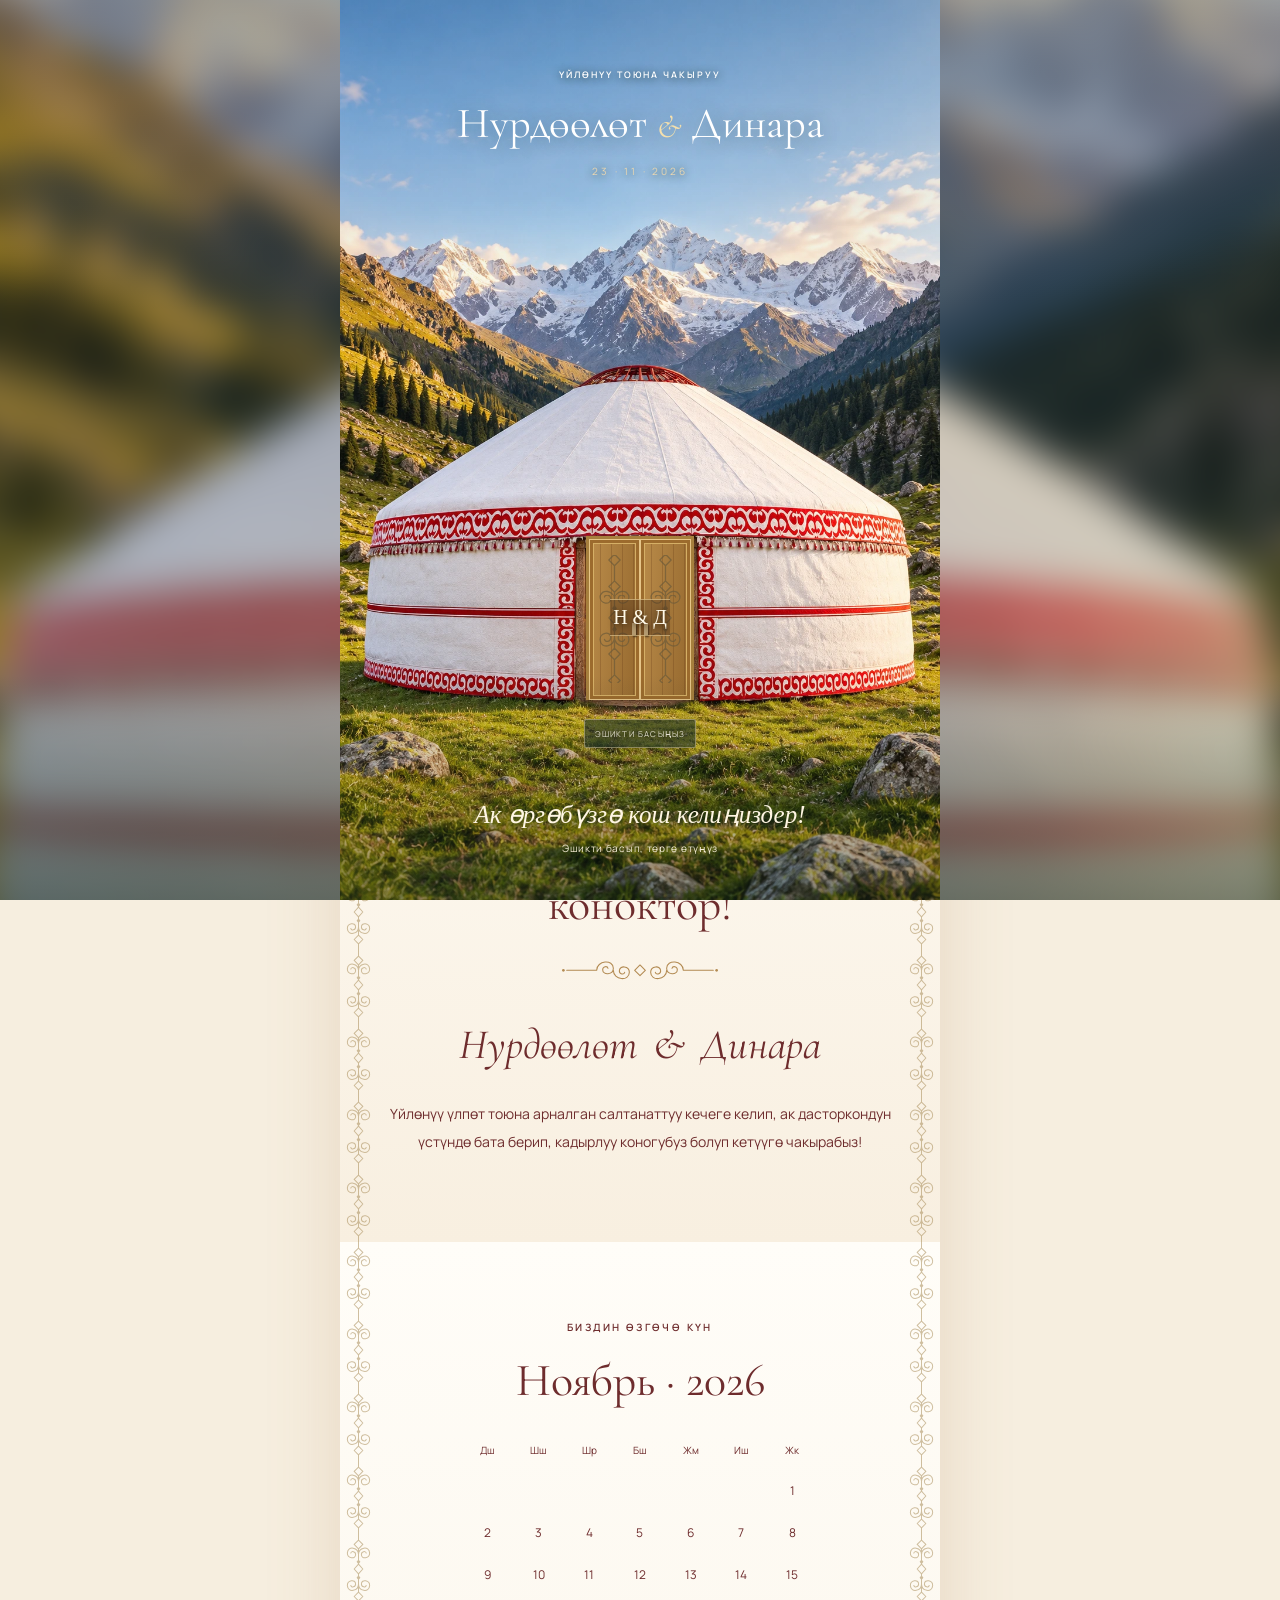
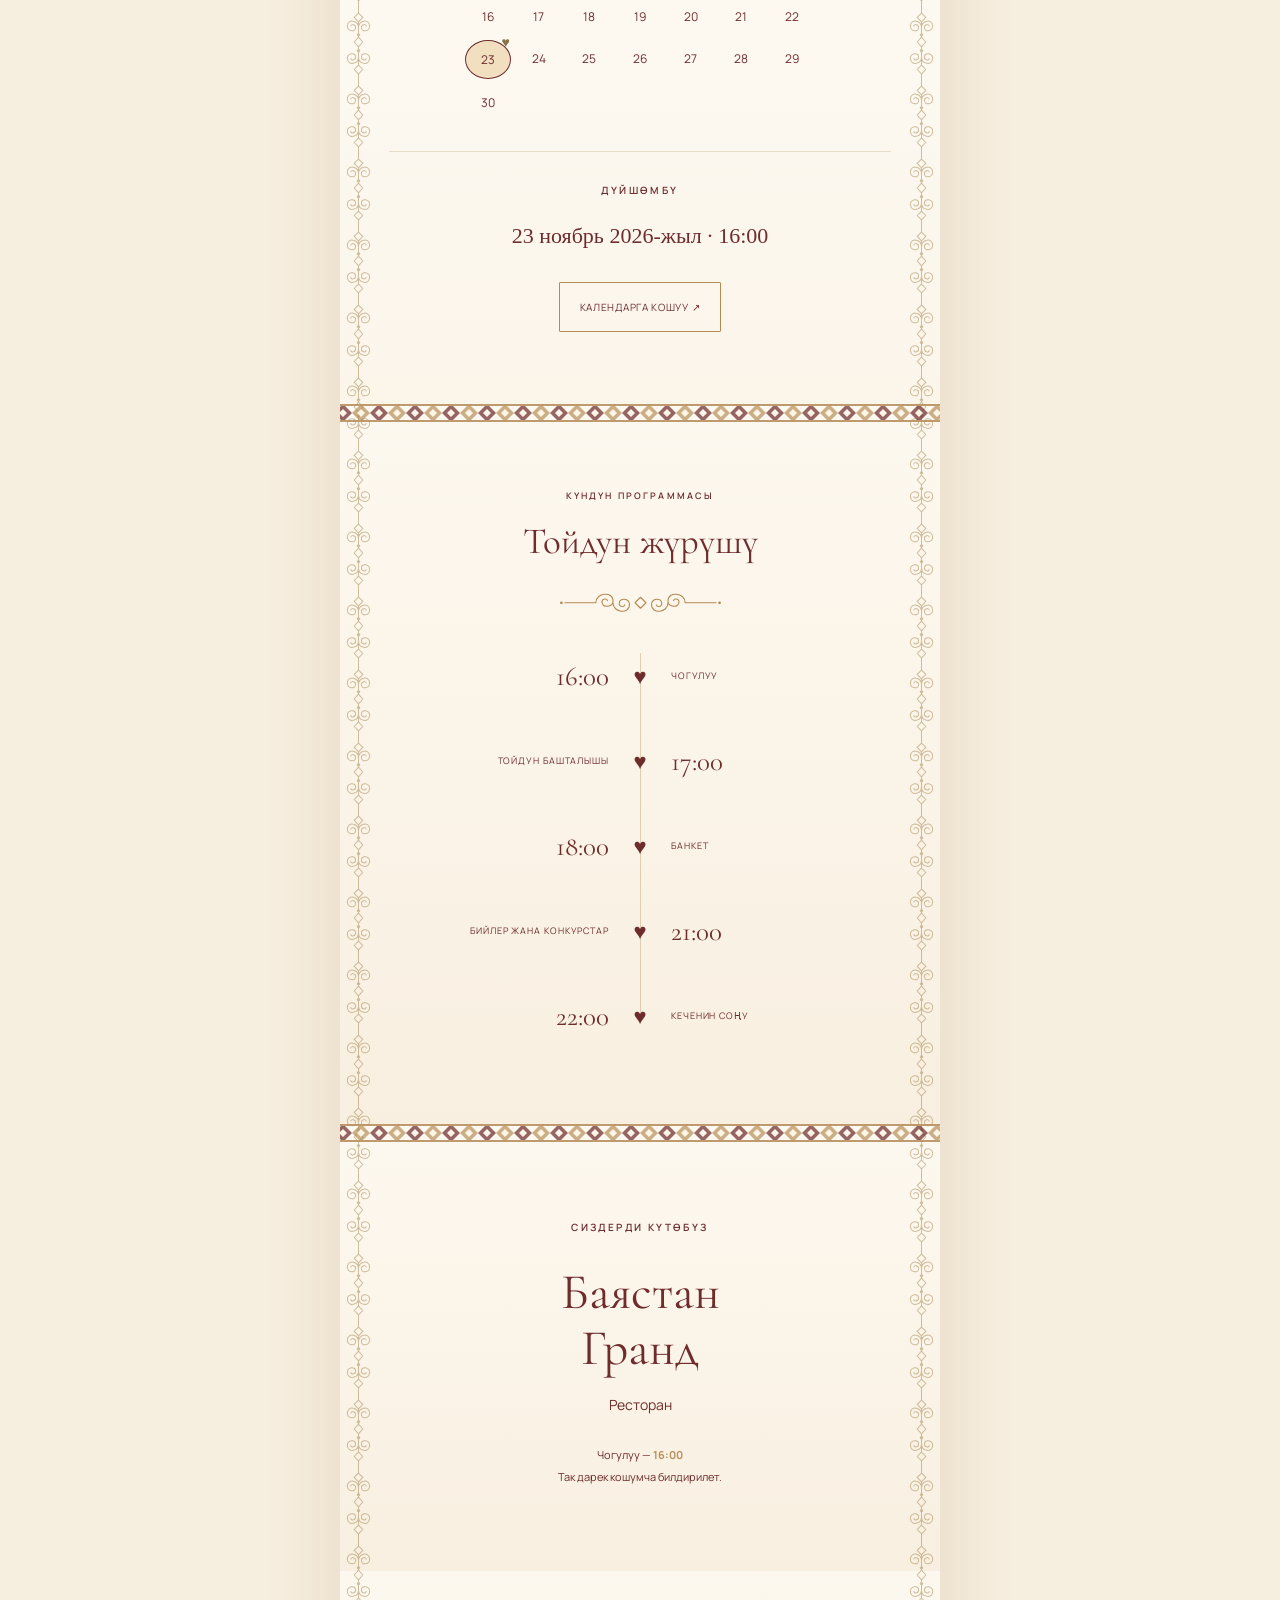
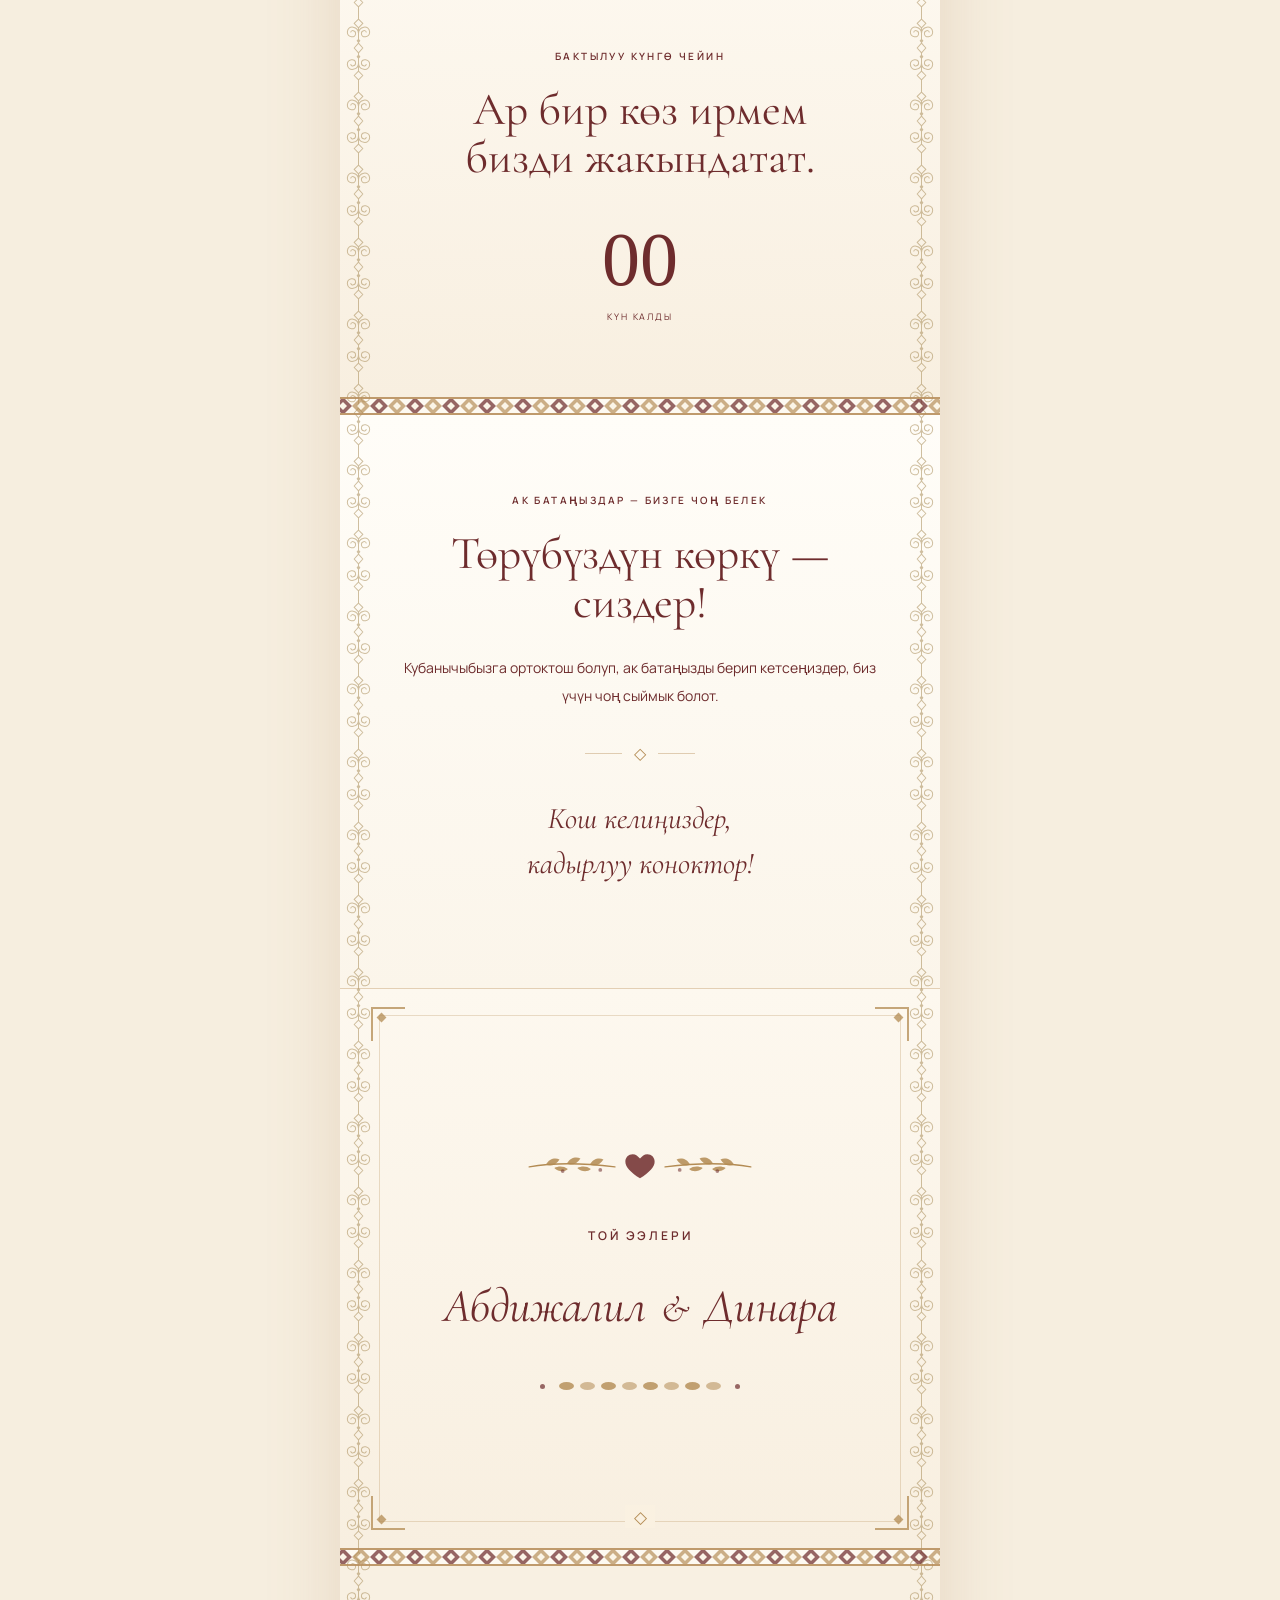
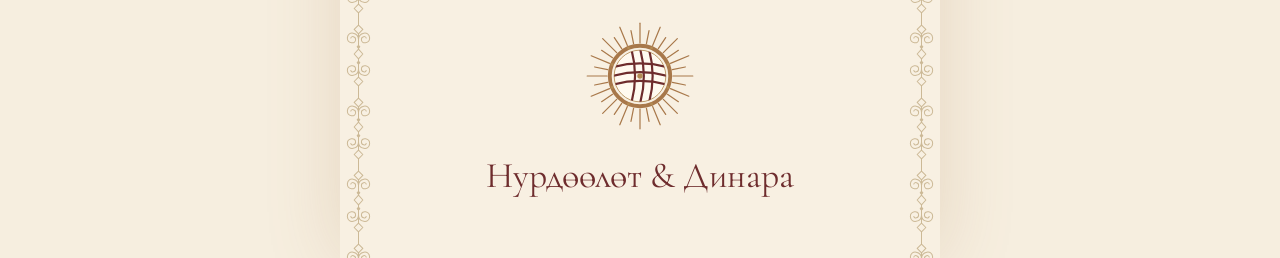
<file: index.html>
<!DOCTYPE html>

<html lang="ky"><head><meta charset="utf-8"/><meta name="color-scheme" content="only light"/><meta name="darkreader-lock"/><meta name="theme-color" content="#fbf5ea"/><meta content="width=device-width,initial-scale=1" name="viewport"/><meta content="Нурдөөлөт &amp; Динара — үйлөнүү тоюна чакыруу. 23 ноябрь 2026. Баястан Гранд." name="description"/><title>Нурдөөлөт &amp; Динара · 23.11.2026</title><link href="design.css?v=2" rel="stylesheet"/><link href="yurt.css?v=2" rel="stylesheet"/><link as="image" href="assets/yurt-interior.webp" rel="preload"/><style id="program-style">
.yurt-theme .greeting .invite-couple{font-size:clamp(28px,7vw,42px);line-height:1.5;color:#8a5b38;margin:30px 0 24px;font-style:italic}.invite-couple em{color:#b48d56;margin:0 6px}.yurt-theme .wedding-program{background:#f5f0e4;padding-top:60px;padding-bottom:65px}.yurt-theme .wedding-program h2{font-size:37px;color:#5e6555;margin-top:19px}.wedding-program .eyebrow{font-size:9px;color:#959985!important;letter-spacing:.24em}.program-timeline{list-style:none;padding:25px 0 0;margin:0 auto;max-width:400px;position:relative}.program-timeline:before{content:'';position:absolute;top:43px;bottom:39px;left:50%;width:1px;background:#d6d6c6}.program-row{display:grid;grid-template-columns:1fr 36px 1fr;align-items:center;min-height:85px;position:relative;column-gap:13px}.program-row time{grid-column:1;grid-row:1;text-align:right;font:27px 'Cormorant Garamond',Georgia,serif;color:#778067;white-space:nowrap}.program-heart{grid-column:2;grid-row:1;color:#66745b;font-size:22px;line-height:1;filter:drop-shadow(0 2px 3px #78845b2b);z-index:1}.program-label{grid-column:3;grid-row:1;font-size:9px;line-height:1.65;letter-spacing:.1em;text-align:left;text-transform:uppercase;color:#626951}.program-row:nth-child(even) time{grid-column:3;text-align:left}.program-row:nth-child(even) .program-label{grid-column:1;text-align:right}.program-row:nth-child(even) .program-heart{color:#dfbdb9}.yurt-theme .inv-footer{padding:55px 32px}.yurt-theme .inv-footer .serif{font-size:clamp(28px,7vw,36px);line-height:1.5}@media(max-width:400px){.program-row{grid-template-columns:1fr 28px 1fr;column-gap:9px}.program-label{font-size:8px;letter-spacing:.07em}.program-row time{font-size:25px}.yurt-theme .wedding-program{padding-left:30px;padding-right:30px}}
</style><style id="unified-style">
.yurt-theme{--invite-ink:#6e2c2d;--invite-gold:#b38b53;--invite-paper:#faf1e1}
.yurt-theme .section:not(.venue) h2,.yurt-theme .section:not(.venue) p,.yurt-theme .section:not(.venue) .eyebrow,.yurt-theme .section:not(.venue) .serif,.yurt-theme .greeting .invite-couple,.yurt-theme .invite-couple em,.yurt-theme .calendar span,.yurt-theme .day-note .btn,.yurt-theme .countdown b,.yurt-theme .countdown small,.yurt-theme .inv-footer .serif{color:var(--invite-ink)}
.yurt-theme .wedding-program .eyebrow{color:var(--invite-ink)!important}
.yurt-theme .wedding-program h2,.yurt-theme .program-row time,.yurt-theme .program-label,.yurt-theme .program-heart,.yurt-theme .program-row:nth-child(even) .program-heart{color:var(--invite-ink);filter:none}
.yurt-theme .program-timeline:before{background:#b38b535c}
.yurt-theme .wedding-program{background:var(--invite-paper)}
.kyrgyz-divider{width:min(210px,70%);margin:27px auto;color:var(--invite-gold);line-height:0}
.kyrgyz-divider svg{display:block;width:100%;height:auto}
.yurt-theme .greeting .kyrgyz-divider{width:160px;margin:22px auto}
.yurt-theme .wedding-program .kyrgyz-divider{width:165px;margin:15px auto 5px}
.yurt-theme .program-timeline{padding-top:12px}
.yurt-theme .program-timeline:before{top:31px}
.yurt-theme .hosts-dedication{position:relative;min-height:560px;display:grid;align-content:center;padding:75px 48px;background:linear-gradient(180deg,#fffdf8,#fbf5ea);border-top:1px solid #b38b5350;border-bottom:1px solid #b38b5350}
.hosts-dedication:before{content:'';position:absolute;inset:26px 39px;border:1px solid #b38b5347;pointer-events:none}
.hosts-dedication:after{content:'◇';position:absolute;left:calc(50% - 15px);bottom:20px;width:30px;text-align:center;color:var(--invite-gold);background:var(--invite-paper);font-size:17px}
.yurt-theme .hosts-dedication .hosts-title{font-size:12px;letter-spacing:.25em;margin:47px 0 25px;text-transform:uppercase}
.yurt-theme .hosts-dedication .dedicated-host-names{font-size:clamp(31px,7.5vw,47px);line-height:1.4;font-style:italic;font-weight:400;margin:0 0 42px;color:var(--invite-ink)}
.dedicated-host-names span{font-size:.8em;margin:0 4px}
.hosts-mobile-break{display:none}
.yurt-theme .blessing-rule{color:var(--invite-gold)}
.yurt-theme .blessing-rule:before,.yurt-theme .blessing-rule:after{background:#b38b5366}
@media(max-width:420px){.yurt-theme .hosts-dedication{min-height:520px;padding:65px 40px}.hosts-dedication:before{inset:23px 29px}.yurt-theme .hosts-dedication .dedicated-host-names{font-size:35px}.hosts-mobile-break{display:block}.yurt-theme .hosts-dedication .hosts-title{font-size:10px}}

.hosts-vine{width:min(230px,78%);margin:0 auto;color:var(--invite-gold);line-height:0}
.hosts-vine svg{display:block;width:100%;height:auto}
.hosts-vine .vine-heart{fill:var(--invite-ink);opacity:.85}
.hosts-vine .vine-berry{fill:var(--invite-ink);opacity:.55}
.yurt-theme .hosts-dedication .hosts-title{margin:42px 0 26px}
.hosts-leaves{display:flex;justify-content:center;align-items:center;gap:6px;margin-top:6px}
.hosts-leaves i{width:15px;height:8px;border-radius:50%;background:var(--invite-gold);opacity:.55}
.hosts-leaves i:nth-child(even){opacity:.8}
.hosts-leaves i.dot{width:5px;height:5px;background:var(--invite-ink);opacity:.7;margin:0 8px}
.hosts-corner{position:absolute;width:34px;height:34px;border:0 solid var(--invite-gold);opacity:.75;pointer-events:none}
.hosts-corner:after{content:'';position:absolute;width:7px;height:7px;background:var(--invite-gold);transform:rotate(45deg)}
.hosts-corner.tl{top:18px;left:31px;border-top-width:2px;border-left-width:2px}.hosts-corner.tl:after{top:5px;left:5px}
.hosts-corner.tr{top:18px;right:31px;border-top-width:2px;border-right-width:2px}.hosts-corner.tr:after{top:5px;right:5px}
.hosts-corner.bl{bottom:18px;left:31px;border-bottom-width:2px;border-left-width:2px}.hosts-corner.bl:after{bottom:5px;left:5px}
.hosts-corner.br{bottom:18px;right:31px;border-bottom-width:2px;border-right-width:2px}.hosts-corner.br:after{bottom:5px;right:5px}
@media(max-width:420px){.hosts-corner.tl,.hosts-corner.bl{left:21px}.hosts-corner.tr,.hosts-corner.br{right:21px}.hosts-corner.tl,.hosts-corner.tr{top:15px}.hosts-corner.bl,.hosts-corner.br{bottom:15px}}

/* Light yurt-interior theme */
:root,html,body{color-scheme:only light;forced-color-adjust:none}html{background:#f6eedf}
.yurt-theme{--milk:#fdf9f1;--milk2:#f8f0e2;--wood:#b8905e;background:#f6eedf}
.yurt-theme .invitation{background:var(--milk);box-shadow:0 0 70px #a8784a33}
.yurt-theme .section,.yurt-theme .greeting,.yurt-theme .wedding-program,.yurt-theme .hosts-dedication{background:linear-gradient(180deg,#fffdf8 0%,#fbf5ea 100%)}
.yurt-theme .section:nth-of-type(even){background:linear-gradient(180deg,#fdf8ef 0%,#f8efe0 100%)}
.yurt-theme .section{border-bottom:0}
.yurt-theme .hero:after{background:linear-gradient(#fff8ea10,transparent 40%,#f6ead333)}
.yurt-theme .hero-copy{background:#fffcf6f2}
.yurt-theme .venue{background:linear-gradient(180deg,#fdf8ef 0%,#f8efe0 100%);color:var(--invite-ink)}
.yurt-theme .venue p,.yurt-theme .venue .eyebrow,.yurt-theme .venue .details-pending{color:var(--invite-ink)}
.yurt-theme .venue .venue-name{color:var(--invite-ink);font-family:'Cormorant Garamond',Georgia,serif}
.yurt-theme .venue .details-pending strong{color:var(--wood)}
.yurt-theme .inv-footer{background:var(--milk2);color:var(--invite-ink)}
.yurt-theme .countdown b{color:var(--invite-ink)}
.yurt-theme .calendar .selected{background:#f1dfc0;border-color:var(--invite-ink)}
.kerege{position:absolute;top:740px;bottom:0;width:44px;z-index:1;pointer-events:none;opacity:.32;background:repeating-linear-gradient(45deg,var(--wood) 0 2px,transparent 2px 15px),repeating-linear-gradient(-45deg,var(--wood) 0 2px,transparent 2px 15px);-webkit-mask:linear-gradient(90deg,#000 55%,transparent);mask:linear-gradient(90deg,#000 55%,transparent)}
.kerege-l{left:0}.kerege-r{right:0;transform:scaleX(-1)}
.kerege:after{content:'';position:absolute;top:0;bottom:0;left:2px;width:3px;background:repeating-linear-gradient(var(--wood) 0 18px,transparent 18px 21px);opacity:.9}
.yurt-theme .invitation:before,.yurt-theme .invitation:after{opacity:.55;z-index:2}
.terme-band{height:18px;background:url("data:image/svg+xml,%3Csvg xmlns='http://www.w3.org/2000/svg' width='36' height='18' viewBox='0 0 36 18'%3E%3Cpath d='M0 9L9 0l9 9-9 9z' fill='%236e2c2d' opacity='.8'/%3E%3Cpath d='M18 9l9-9 9 9-9 9z' fill='%23b38b53' opacity='.75'/%3E%3Cpath d='M9 5l4 4-4 4-4-4zM27 5l4 4-4 4-4-4z' fill='%23fbf4e6'/%3E%3C/svg%3E") center/36px 18px repeat-x;border-top:2px solid var(--wood);border-bottom:2px solid var(--wood);position:relative;z-index:3;opacity:.9}
.dome-wrap{position:relative;height:170px;margin:-75px -49px 10px;overflow:hidden}
.yurt-dome{position:absolute;inset:0;width:100%;height:100%}
.dome-tunduk{position:absolute;left:calc(50% - 50px);top:-10px;width:100px;height:100px;filter:drop-shadow(0 3px 6px #a8784a40)}
.footer-tunduk{display:block;width:110px;height:110px;margin:0 auto 18px}
.footer-tunduk .tunduk-rays,.dome-tunduk{animation:tundukSpin 90s linear infinite}
.footer-tunduk .tunduk-rays{transform-origin:100px 100px}
@keyframes tundukSpin{to{transform:rotate(360deg)}}
@media(max-width:600px){.dome-wrap{margin:-62px -36px 8px;height:140px}.dome-tunduk{width:86px;height:86px;left:calc(50% - 43px)}.kerege{width:30px;top:700px}}
@media(prefers-reduced-motion:reduce){.footer-tunduk .tunduk-rays,.dome-tunduk{animation:none}}
</style></head><body class="pink kyrgyz standalone entrance-active yurt-theme" data-date-only="true" data-wedding-date="2026-11-23T00:00:00+06:00"><main class="invitation" inert=""><section class="hero"><img alt="Кыргыз боз үйүнүн ичи: кереге, түндүк жана улуттук шырдак" class="hero-bg" src="assets/yurt-interior.webp"/><div class="hero-copy"><span class="eyebrow">АК ӨРГӨӨБҮЗГӨ КОШ КЕЛИҢИЗДЕР</span><h1 tabindex="-1">Нурдөөлөт<span>&amp;</span>Динара</h1><div class="date">23 · 11 · 2026</div></div><div class="hint">ТӨРГӨ ӨТҮҢҮЗДӨР<br/><br/>↓</div></section><section class="section greeting"><div class="reveal"><h2>Урматтуу<br/>коноктор!</h2><div class="kyrgyz-divider" aria-hidden="true"><svg viewBox="0 0 240 40" fill="none" xmlns="http://www.w3.org/2000/svg"><g stroke="currentColor" stroke-width="1.6" stroke-linecap="round" stroke-linejoin="round"><path d="M10 20h45m130 0h45M55 20c0-15 25-17 25-3 0 10-16 11-16 2 0-5 7-6 8-2m8 3c0 15 24 17 24 3 0-10-15-11-15-2 0 5 7 6 8 2M185 20c0-15-25-17-25-3 0 10 16 11 16 2 0-5-7-6-8-2m-8 3c0 15-24 17-24 3 0-10 15-11 15-2 0 5-7 6-8 2M112 20l8-8 8 8-8 8z"/></g><circle cx="5" cy="20" r="2" fill="currentColor"/><circle cx="235" cy="20" r="2" fill="currentColor"/></svg></div><p class="invite-couple serif">Нурдөөлөт <em>&amp;</em> Динара</p><p>Үйлөнүү үлпөт тоюна арналган салтанаттуу кечеге келип, ак дасторкондун үстүндө бата берип, кадырлуу коногубуз болуп кетүүгө чакырабыз!</p></div></section><section class="section"><div class="reveal"><span class="eyebrow">Биздин өзгөчө күн</span><h2>Ноябрь · 2026</h2><div class="calendar"><span class="weekday">Дш</span><span class="weekday">Шш</span><span class="weekday">Шр</span><span class="weekday">Бш</span><span class="weekday">Жм</span><span class="weekday">Иш</span><span class="weekday">Жк</span><span aria-hidden="true"></span><span aria-hidden="true"></span><span aria-hidden="true"></span><span aria-hidden="true"></span><span aria-hidden="true"></span><span aria-hidden="true"></span><span class="">1</span><span class="">2</span><span class="">3</span><span class="">4</span><span class="">5</span><span class="">6</span><span class="">7</span><span class="">8</span><span class="">9</span><span class="">10</span><span class="">11</span><span class="">12</span><span class="">13</span><span class="">14</span><span class="">15</span><span class="">16</span><span class="">17</span><span class="">18</span><span class="">19</span><span class="">20</span><span class="">21</span><span class="">22</span><span class="selected">23</span><span class="">24</span><span class="">25</span><span class="">26</span><span class="">27</span><span class="">28</span><span class="">29</span><span class="">30</span></div><div class="day-note"><span class="eyebrow">Дүйшөмбү</span><p>23 ноябрь 2026-жыл · 16:00</p><a class="btn" download="" href="assets/nurdoeolot-dinara.ics">КАЛЕНДАРГА КОШУУ ↗</a></div></div></section><div class="terme-band" aria-hidden="true"></div><section class="section wedding-program"><div class="reveal"><span class="eyebrow">КҮНДҮН ПРОГРАММАСЫ</span><h2>Тойдун жүрүшү</h2><div class="kyrgyz-divider" aria-hidden="true"><svg viewBox="0 0 240 40" fill="none" xmlns="http://www.w3.org/2000/svg"><g stroke="currentColor" stroke-width="1.6" stroke-linecap="round" stroke-linejoin="round"><path d="M10 20h45m130 0h45M55 20c0-15 25-17 25-3 0 10-16 11-16 2 0-5 7-6 8-2m8 3c0 15 24 17 24 3 0-10-15-11-15-2 0 5 7 6 8 2M185 20c0-15-25-17-25-3 0 10 16 11 16 2 0-5-7-6-8-2m-8 3c0 15-24 17-24 3 0-10 15-11 15-2 0 5-7 6-8 2M112 20l8-8 8 8-8 8z"/></g><circle cx="5" cy="20" r="2" fill="currentColor"/><circle cx="235" cy="20" r="2" fill="currentColor"/></svg></div><ol class="program-timeline"><li class="program-row"><time datetime="2026-11-23T16:00:00+06:00">16:00</time><span aria-hidden="true" class="program-heart">♥</span><span class="program-label">Чогулуу</span></li><li class="program-row"><time datetime="2026-11-23T17:00:00+06:00">17:00</time><span aria-hidden="true" class="program-heart">♥</span><span class="program-label">Тойдун башталышы</span></li><li class="program-row"><time datetime="2026-11-23T18:00:00+06:00">18:00</time><span aria-hidden="true" class="program-heart">♥</span><span class="program-label">Банкет</span></li><li class="program-row"><time datetime="2026-11-23T21:00:00+06:00">21:00</time><span aria-hidden="true" class="program-heart">♥</span><span class="program-label">Бийлер жана конкурстар</span></li><li class="program-row"><time datetime="2026-11-23T22:00:00+06:00">22:00</time><span aria-hidden="true" class="program-heart">♥</span><span class="program-label">Кеченин соңу</span></li></ol></div></section><div class="terme-band" aria-hidden="true"></div><section class="section venue"><div class="reveal"><span class="eyebrow">Сиздерди күтөбүз</span><div class="venue-name">Баястан<br/>Гранд</div><p>Ресторан</p><p class="details-pending">Чогулуу — <strong>16:00</strong><br/>Так дарек кошумча билдирилет.</p></div></section><section class="section"><div class="reveal"><span class="eyebrow">Бактылуу күнгө чейин</span><h2>Ар бир көз ирмем<br/>бизди жакындатат.</h2><div class="countdown date-only"><div><b id="days">—</b><small>КҮН КАЛДЫ</small></div></div></div></section><div class="terme-band" aria-hidden="true"></div><section class="section blessing"><div class="reveal"><span class="eyebrow">АК БАТАҢЫЗДАР — БИЗГЕ ЧОҢ БЕЛЕК</span><h2>Төрүбүздүн көркү —<br/>сиздер!</h2><p>Кубанычыбызга ортоктош болуп, ак батаңызды берип кетсеңиздер, биз үчүн чоң сыймык болот.</p><div aria-hidden="true" class="blessing-rule">◇</div><p class="serif blessing-quote">Кош келиңиздер,<br/>кадырлуу коноктор!</p></div></section><section class="section hosts-dedication" aria-labelledby="hosts-title"><span class="hosts-corner tl" aria-hidden="true"></span><span class="hosts-corner tr" aria-hidden="true"></span><span class="hosts-corner bl" aria-hidden="true"></span><span class="hosts-corner br" aria-hidden="true"></span><div class="reveal"><div class="hosts-vine" aria-hidden="true"><svg viewBox="0 0 220 34" xmlns="http://www.w3.org/2000/svg"><g fill="none" stroke="currentColor" stroke-width="1.4" stroke-linecap="round"><path d="M4 19c22-4 50-4 82 0M216 19c-22-4-50-4-82 0"/></g><g fill="currentColor" opacity=".85"><path d="M20 17c3-6 9-7 13-5-3 5-8 7-13 5zM40 16c3-6 9-7 13-5-3 5-8 7-13 5zM62 17c3-6 9-7 13-5-3 5-8 7-13 5zM28 20c4 4 10 4 13 1-4-3-9-3-13-1zM50 20c4 4 10 4 13 1-4-3-9-3-13-1zM200 17c-3-6-9-7-13-5 3 5 8 7 13 5zM180 16c-3-6-9-7-13-5 3 5 8 7 13 5zM158 17c-3-6-9-7-13-5 3 5 8 7 13 5zM192 20c-4 4-10 4-13 1 4-3 9-3 13-1zM170 20c-4 4-10 4-13 1 4-3 9-3 13-1z"/></g><g class="vine-berry"><circle cx="36" cy="23" r="1.8"/><circle cx="72" cy="22" r="1.8"/><circle cx="184" cy="23" r="1.8"/><circle cx="148" cy="22" r="1.8"/></g><path class="vine-heart" d="M110 30c-9-6-14-11-14-16 0-4 3-7 7-7 3 0 5 2 7 4 2-2 4-4 7-4 4 0 7 3 7 7 0 5-5 10-14 16z"/></svg></div><p class="hosts-title eyebrow" id="hosts-title">Той ээлери</p><h2 class="dedicated-host-names">Абдижалил <span>&amp;</span><br class="hosts-mobile-break"/> Динара</h2><div class="hosts-leaves" aria-hidden="true"><i class="dot"></i><i></i><i></i><i></i><i></i><i></i><i></i><i></i><i></i><i class="dot"></i></div></div></section><div class="terme-band" aria-hidden="true"></div><footer class="inv-footer"><svg class="footer-tunduk" viewBox="0 0 200 200" xmlns="http://www.w3.org/2000/svg" aria-hidden="true"><g class="tunduk-rays" stroke="#a8784a" stroke-width="2.2" stroke-linecap="round"><line x1="160.0" y1="100.0" x2="196.0" y2="100.0"/><line x1="158.8" y1="111.7" x2="182.4" y2="116.4"/><line x1="155.4" y1="123.0" x2="188.7" y2="136.7"/><line x1="149.9" y1="133.3" x2="169.8" y2="146.7"/><line x1="142.4" y1="142.4" x2="167.9" y2="167.9"/><line x1="133.3" y1="149.9" x2="146.7" y2="169.8"/><line x1="123.0" y1="155.4" x2="136.7" y2="188.7"/><line x1="111.7" y1="158.8" x2="116.4" y2="182.4"/><line x1="100.0" y1="160.0" x2="100.0" y2="196.0"/><line x1="88.3" y1="158.8" x2="83.6" y2="182.4"/><line x1="77.0" y1="155.4" x2="63.3" y2="188.7"/><line x1="66.7" y1="149.9" x2="53.3" y2="169.8"/><line x1="57.6" y1="142.4" x2="32.1" y2="167.9"/><line x1="50.1" y1="133.3" x2="30.2" y2="146.7"/><line x1="44.6" y1="123.0" x2="11.3" y2="136.7"/><line x1="41.2" y1="111.7" x2="17.6" y2="116.4"/><line x1="40.0" y1="100.0" x2="4.0" y2="100.0"/><line x1="41.2" y1="88.3" x2="17.6" y2="83.6"/><line x1="44.6" y1="77.0" x2="11.3" y2="63.3"/><line x1="50.1" y1="66.7" x2="30.2" y2="53.3"/><line x1="57.6" y1="57.6" x2="32.1" y2="32.1"/><line x1="66.7" y1="50.1" x2="53.3" y2="30.2"/><line x1="77.0" y1="44.6" x2="63.3" y2="11.3"/><line x1="88.3" y1="41.2" x2="83.6" y2="17.6"/><line x1="100.0" y1="40.0" x2="100.0" y2="4.0"/><line x1="111.7" y1="41.2" x2="116.4" y2="17.6"/><line x1="123.0" y1="44.6" x2="136.7" y2="11.3"/><line x1="133.3" y1="50.1" x2="146.7" y2="30.2"/><line x1="142.4" y1="57.6" x2="167.9" y2="32.1"/><line x1="149.9" y1="66.7" x2="169.8" y2="53.3"/><line x1="155.4" y1="77.0" x2="188.7" y2="63.3"/><line x1="158.8" y1="88.3" x2="182.4" y2="83.6"/></g><circle cx="100" cy="100" r="55" fill="none" stroke="#a8784a" stroke-width="7"/><circle cx="100" cy="100" r="47" fill="#fffaf0" stroke="#b38b53" stroke-width="1.5"/><clipPath id="cfooter-tunduk"><circle cx="100" cy="100" r="47"/></clipPath><g clip-path="url(#cfooter-tunduk)" fill="none" stroke="#6e2c2d" stroke-width="4" stroke-linecap="round"><path d="M50 84Q100 70 150 84"/><path d="M84 50Q98 100 84 150"/><path d="M50 100Q100 86 150 100"/><path d="M100 50Q114 100 100 150"/><path d="M50 116Q100 102 150 116"/><path d="M116 50Q130 100 116 150"/></g><circle cx="100" cy="100" r="5" fill="#b38b53"/><circle cx="150.8" cy="121.0" r="2.6" fill="#b38b53"/><circle cx="121.0" cy="150.8" r="2.6" fill="#b38b53"/><circle cx="79.0" cy="150.8" r="2.6" fill="#b38b53"/><circle cx="49.2" cy="121.0" r="2.6" fill="#b38b53"/><circle cx="49.2" cy="79.0" r="2.6" fill="#b38b53"/><circle cx="79.0" cy="49.2" r="2.6" fill="#b38b53"/><circle cx="121.0" cy="49.2" r="2.6" fill="#b38b53"/><circle cx="150.8" cy="79.0" r="2.6" fill="#b38b53"/></svg><div class="serif">Нурдөөлөт &amp; Динара</div></footer></main><div class="floating" inert=""><button aria-label="Боз үйгө кайра кайтуу" id="replay" title="Боз үйгө кайра кайтуу">⌂</button><button aria-label="Ссылканы көчүрүү" id="share">↗</button><button aria-label="Музыканы күйгүзүү" aria-pressed="false" id="music">♪</button></div><audio id="audio" loop="" preload="none" src="assets/music.mp3"></audio><div aria-label="Боз үйгө кириңиз" aria-modal="true" class="opening yurt-entry" id="entry" role="dialog"><div class="yurt-world"><div class="yurt-scene"><img alt="Кыргыз тоолорунун этегиндеги ак боз үй" class="yurt-outside" fetchpriority="high" src="assets/yurt-exterior.webp"/><div aria-hidden="true" class="door-frame"><div class="door-panel door-left"><i></i></div><div class="door-panel door-right"><i></i></div></div><button aria-label="Боз үйдүн эшигин ачып кириңиз" class="door-hit" id="enter"><span class="door-monogram">Н &amp; Д</span><span class="door-touch">ЭШИКТИ БАСЫҢЫЗ</span></button></div></div><div class="yurt-shade"></div><header class="yurt-intro"><p class="eyebrow">ҮЙЛӨНҮҮ ТОЮНА ЧАКЫРУУ</p><h2>Нурдөөлөт <em>&amp;</em> Динара</h2><p class="entry-date">23 · 11 · 2026</p></header><p class="yurt-welcome">Ак өргөбүзгө кош келиңиздер!<span>Эшикти басып, төргө өтүңүз</span></p><div aria-hidden="true" class="camera-vignette"></div></div><script src="design.js?v=2"></script></body></html>
</file>
<file: design.css>
@import url('https://fonts.googleapis.com/css2?family=Cormorant+Garamond:ital,wght@0,400;0,500;0,600;1,400;1,500&family=Manrope:wght@400;500;600&display=swap');
*{box-sizing:border-box}html{scroll-behavior:smooth}body{margin:0;background:#efece6;color:#302e29;font-family:Manrope,Arial,sans-serif}a{color:inherit;text-decoration:none}button{font:inherit;cursor:pointer}button,a{touch-action:manipulation}button:focus-visible,a:focus-visible{outline:3px solid #be985b;outline-offset:5px}.serif,h1,h2,h3{font-family:'Cormorant Garamond',Georgia,serif;font-weight:400}.eyebrow{text-transform:uppercase;letter-spacing:.24em;font-size:10px;font-weight:600}.catalog-header{display:flex;align-items:center;justify-content:space-between;padding:28px 5vw;border-bottom:1px solid #d9d5cc}.logo{font-family:Georgia;font-size:28px}.catalog{max-width:1380px;margin:auto;padding:70px 5vw}.catalog-intro{display:flex;align-items:end;justify-content:space-between;gap:30px;margin-bottom:55px}.catalog h1{font-size:clamp(46px,6vw,82px);line-height:1.02;margin:20px 0 0}.catalog h1 em{color:#9d645b}.catalog-intro p{font-size:14px;line-height:1.9;max-width:300px;color:#79766f}.collection{display:grid;grid-template-columns:repeat(3,1fr);gap:30px}.preview{height:510px;position:relative;overflow:hidden;background:#e0d4cc;border-radius:180px 180px 3px 3px;box-shadow:0 15px 40px #4b302416}.preview img{width:100%;height:100%;object-fit:cover;transition:transform .8s}.preview:hover img{transform:scale(1.045)}.preview .preview-title{position:absolute;inset:35px 15px auto;text-align:center;color:#745849;text-shadow:0 1px 12px #fff8}.preview-title h2{font-size:38px;line-height:1;margin:15px 0}.preview-title small{font-size:9px;letter-spacing:.15em}.card:nth-child(2) .preview-title{top:92px;color:#e3c993;text-shadow:none}.card:nth-child(3) .preview{border-radius:3px}.card:nth-child(3) .preview-title{color:white;text-shadow:0 2px 15px #0006}.card-info{display:flex;align-items:baseline;justify-content:space-between;margin-top:22px}.card-info h3{font-size:32px;margin:0}.number{color:#a9a094;font-size:12px}.card p{color:#7b746a;font-size:12px;line-height:1.7;min-height:40px}.card-action{border-top:1px solid #cec6ba;padding:18px 0;display:flex;justify-content:space-between;font-size:12px}.catalog-note{margin-top:70px;border-top:1px solid #d5cfc4;padding-top:25px;display:flex;justify-content:space-between;gap:20px;font-size:12px;color:#80776d}.back{position:fixed;left:25px;top:24px;z-index:30;background:#fffffff0;border:1px solid #ddd5c8;border-radius:30px;padding:13px 19px;font-size:12px;color:#3a352d}.invitation{max-width:600px;margin:auto;background:#faf7f0;overflow:hidden;box-shadow:0 0 90px #3f271416}.hero{height:900px;min-height:90vh;max-height:1100px;position:relative;text-align:center;overflow:hidden}.hero-bg{width:100%;height:100%;object-fit:cover;position:absolute;inset:0}.hero-copy{position:relative;padding:65px 25px 0;z-index:2}.hero h1{font-size:65px;line-height:.87;margin:25px 0 20px}.hero h1 span{display:block;font-style:italic;font-size:34px;margin:12px}.hero .date{font-size:11px;letter-spacing:.24em;margin-top:27px}.hero .hint{position:absolute;bottom:30px;left:0;right:0;font-size:10px;letter-spacing:.12em;z-index:2}.pink .hero-copy{color:#7d5b54}.pink .hero{max-height:900px}.pink .hero h1{font-size:58px}.gold .hero-copy{padding-top:140px;color:#e9c894}.gold .hero h1{font-size:63px}.gold .hero .eyebrow{font-size:9px}.gold .hero:after{content:'';position:absolute;inset:0;box-shadow:inset 0 0 90px #23081166;pointer-events:none}.editorial .hero-copy{padding-top:60px;color:#fff;text-shadow:0 2px 20px #0004}.editorial .hero h1{font-size:84px}.editorial .hero:after{content:'';position:absolute;inset:0;background:linear-gradient(#0004,transparent 55%,#0004)}.editorial .hero .date{display:inline-block;border:1px solid #ffffff90;padding:12px 25px}.section{text-align:center;padding:75px 45px;position:relative}.section h2{font-size:43px;line-height:1.05;margin:20px 0 28px}.section p{font-size:14px;line-height:2;color:#73675d}.flourish{font-family:Georgia;font-size:45px;color:#b99b72}.greeting{background:repeating-linear-gradient(45deg,#fff3 0 1px,transparent 1px 5px),#faf6ee}.greeting:before{content:'';position:absolute;inset:20px;border:1px solid #d4c1a450;border-radius:200px 200px 0 0;pointer-events:none}.gold{background:#3a111d;color:#ebd6b7}.gold .greeting{background:#3a111d}.gold .section p{color:#cfb7ae}.gold .greeting:before{border-color:#9e775344}.gold .flourish{color:#d0a66e}.gold .section h2{color:#ebce9f}.calendar{max-width:350px;margin:25px auto 0;display:grid;grid-template-columns:repeat(7,1fr);gap:7px;font-size:12px}.calendar span{padding:10px 0}.calendar .weekday{color:#9a8e7c;font-size:10px}.calendar .selected{border:1px solid #af8d63;border-radius:50%;background:#b7986730;position:relative}.calendar .selected:after{content:'♥';position:absolute;top:-9px;right:0;color:#aa7465;font-size:14px}.date-big{font-family:Georgia;font-size:65px;line-height:1.2;color:#ab8763}.schedule{border-top:1px solid #b5986833;border-bottom:1px solid #b5986833;margin-top:35px;text-align:left}.event{display:flex;gap:28px;padding:25px 5px;border-bottom:1px solid #b5986822}.event:last-child{border:0}.event time{font-family:Georgia;font-size:25px;color:#a5885c}.event b{display:block;font-size:13px;font-weight:500}.event small{display:block;margin-top:6px;font-size:11px;color:#95877c}.countdown{display:grid;grid-template-columns:repeat(4,1fr);gap:10px;margin-top:35px}.countdown b{display:block;font-family:Georgia;font-size:35px;font-weight:400}.countdown small{font-size:9px;color:#a48b75}.venue{background:#eee6d9}.gold .venue{background:#2c0c15}.venue .venue-name{font-size:49px;font-family:Georgia;margin:22px 0 14px}.btn{display:inline-block;border:1px solid #b49a75;background:transparent;padding:17px 28px;font-size:11px;letter-spacing:.08em;color:inherit;border-radius:1px}.venue .btn{margin-top:18px}.rsvp{display:grid;gap:12px;text-align:left;max-width:350px;margin:30px auto 0}.rsvp input[type=text]{width:100%;padding:17px;background:transparent;color:inherit;border:1px solid #b69a7544;font:inherit;font-size:13px}.rsvp label{font-size:12px;padding:10px 0}.rsvp .btn{background:#a48160;color:white;margin-top:10px}.rsvp .feedback{font-size:12px;line-height:1.7;color:#9c7750;text-align:center}.inv-footer{text-align:center;padding:50px 25px;font-size:11px;line-height:1.9;color:#a28c75}.inv-footer .serif{font-size:34px}.demo-strip{text-align:center;padding:13px;background:#ece4d7;font-size:9px;letter-spacing:.08em;color:#897968}.gold .demo-strip{background:#290b13;color:#be9e84}.floating{position:fixed;right:24px;bottom:24px;z-index:30;display:flex;gap:9px}.floating button{border:1px solid #c7b99d;background:#fff9ed;color:#654d37;width:49px;height:49px;border-radius:50%;font-size:19px;box-shadow:0 4px 20px #0001}.opening{position:fixed;z-index:50;inset:0;background:#eee7df;display:grid;place-items:center;transition:opacity .8s,visibility .8s}.opening.open{opacity:0;visibility:hidden}.seal-card{width:min(82vw,380px);height:270px;position:relative;background:linear-gradient(145deg,#e9c4c3,#f4ddda);box-shadow:0 25px 60px #7b494c33;perspective:1000px;text-align:center}.seal-card:before{content:'';position:absolute;top:0;left:0;width:100%;height:55%;background:linear-gradient(165deg,#fce8e4,#d8b2b5);clip-path:polygon(0 0,100% 0,50% 100%);filter:drop-shadow(0 4px 3px #6335)}.seal{position:absolute;top:42%;left:calc(50% - 35px);width:70px;height:70px;border-radius:50%;border:4px double #c59a50;background:radial-gradient(circle at 30% 25%,#efdb98,#b28137);box-shadow:0 5px 12px #68472e55;color:#84602c;font:italic 29px Georgia}.opening .open-title{position:absolute;bottom:25px;left:10px;right:10px;font:italic 24px Georgia;color:#81615c}.opening-note{position:absolute;top:calc(50% + 165px);font-size:11px;letter-spacing:.1em;color:#8c7062}.gold .opening{background:#230811}.gold .seal-card{background:linear-gradient(135deg,#5b1d2d,#320c18);border:1px solid #a48150}.gold .seal-card:before{background:linear-gradient(155deg,#732c40,#3b0c1b)}.gold .opening .open-title,.gold .opening-note{color:#d8b984}.reveal{opacity:0;transform:translateY(25px);transition:opacity 1s,transform 1s}.reveal.visible{opacity:1;transform:translateY(0)}.editorial .section{text-align:left;padding:65px 40px}.editorial .section h2{font-size:51px}.editorial .greeting:before{display:none}.editorial .greeting{background:#f4f0e9}.editorial .calendar{text-align:center}.editorial .venue{background:#394336;color:#faf6ee}.editorial .venue p{color:#c8cbbd}.editorial .venue .btn{border-color:#c9ccb5}.photo-interlude{height:480px;overflow:hidden;position:relative}.photo-interlude img{width:100%;height:115%;object-fit:cover;object-position:50% 75%}.photo-interlude .quote{position:absolute;bottom:30px;left:30px;right:30px;color:#fff;font:italic 37px Georgia;text-shadow:0 2px 15px #0007}.editorial .rsvp{margin-left:0}.toast{position:fixed;bottom:90px;left:50%;transform:translateX(-50%);background:#322a22;color:white;padding:14px 24px;font-size:12px;z-index:80;border-radius:4px;text-align:center}.choice-link{display:block;text-align:center;padding:20px;background:#ddd1bb;font-size:12px;color:#624b34}.gold .choice-link{background:#b08b57;color:#2b1017}@media(min-width:950px){.invitation{margin:30px auto}.hero{min-height:0}}@media(max-width:800px){.collection{gap:18px}.preview{height:390px}.preview-title h2{font-size:28px}.card:nth-child(2) .preview-title{top:70px}.catalog-intro{display:block}.catalog-intro p{margin-top:25px}.card-info h3{font-size:25px}}@media(max-width:600px){.catalog{padding:45px 23px}.catalog-header{padding:23px}.catalog-header .eyebrow{font-size:8px}.collection{grid-template-columns:1fr;gap:45px}.preview{height:540px;max-width:360px;margin:auto}.preview-title h2{font-size:40px}.card:nth-child(2) .preview-title{top:100px}.card-info h3{font-size:32px}.catalog-note{display:block;line-height:1.9}.back{top:12px;left:12px;font-size:10px;padding:10px 14px}.hero{height:850px;min-height:0}.hero-copy{padding-top:70px}.section{padding:65px 30px}.floating{right:14px;bottom:14px}.gold .hero-copy{padding-top:135px}.editorial .hero h1{font-size:72px}}@media(prefers-reduced-motion:reduce){*{scroll-behavior:auto!important;transition:none!important;animation:none!important}.reveal{opacity:1;transform:none}}.card:nth-child(2) .preview-title{top:58px}.card:nth-child(2) .preview-title h2{font-size:32px;margin:12px 0;line-height:.9}.card:nth-child(2) .preview-title small{font-size:8px}.gold .hero-copy{padding-top:115px}.gold .hero h1{font-size:52px;margin-top:18px}.gold .hero .date{margin-top:18px}.seal-card{transition:transform .9s}.opening.open .seal-card{transform:translateY(-90px) rotateX(20deg)}.gold .section:not(.venue){border-bottom:1px solid #a5814830}.pink .section h2{font-style:italic}.editorial .hero h1{letter-spacing:-.04em}.editorial .photo-interlude{margin:20px 25px;transform:rotate(-2deg);box-shadow:0 15px 30px #0002;border:10px solid white}@media(max-width:600px){.gold .hero-copy{padding-top:120px}.gold .hero h1{font-size:52px}.card:nth-child(2) .preview-title{top:70px}}
.editorial .hero h1{font-size:72px}.editorial .hero .date{margin-top:10px}.editorial .hero .hint{color:#fff;text-shadow:0 2px 8px #0009}@media(max-width:600px){.editorial .hero h1{font-size:64px}}
/* Personalized mountain invitation; the other two designs retain their styles. */
.kyrgyz{background:#e6ebe8;color:#253c3b}.kyrgyz .invitation{background:#f4f4ed;position:relative}.kyrgyz .invitation:before,.kyrgyz .invitation:after{content:'';position:absolute;top:0;bottom:0;width:27px;background:url('assets/kyrgyz-ornament.svg') center top/27px 73px repeat-y;z-index:5;opacity:.37;pointer-events:none}.kyrgyz .invitation:before{left:5px}.kyrgyz .invitation:after{right:5px;transform:scaleX(-1)}.kyrgyz .hero{height:900px;max-height:none}.kyrgyz .hero:after{content:'';position:absolute;inset:0;background:linear-gradient(#102d3c26,transparent 45%,#102b30a6);pointer-events:none}.kyrgyz .hero-copy{padding:72px 32px 0;color:#fff;text-shadow:0 2px 18px #133c4f55}.kyrgyz .hero h1{font-size:60px;line-height:1.02;margin-top:25px}.kyrgyz .hero h1 span{font-size:32px;line-height:1;margin:8px}.kyrgyz .hero .eyebrow{font-size:9px;letter-spacing:.2em}.kyrgyz .hero .date{display:inline-block;margin-top:17px;border-top:1px solid #fff9;border-bottom:1px solid #fff9;padding:12px 18px;font-size:12px;font-weight:500}.kyrgyz .hero .hint{color:#fff;bottom:35px;text-shadow:0 2px 8px #0008}.kyrgyz .greeting{background:#f4f4ed}.kyrgyz .greeting:before{display:none}.kyrgyz .section{padding:72px 49px;border-bottom:1px solid #9c91512b}.kyrgyz .section p{color:#5e7066}.kyrgyz .section h2{color:#294b44;font-style:normal;font-size:46px}.kyrgyz .section .eyebrow{color:#9c8453}.kyrgyz .hosts-caption{text-transform:uppercase;letter-spacing:.2em;font-size:10px;margin-top:32px}.kyrgyz .section .hosts-names{font-size:29px;line-height:1.4;color:#8e794d;margin:8px 0}.kyrgyz .calendar{gap:5px}.kyrgyz .calendar .selected{background:#e1e7db;border-color:#698571}.kyrgyz .calendar .selected:after{color:#887448}.kyrgyz .day-note{margin-top:30px;padding-top:25px;border-top:1px solid #a18a5b40}.kyrgyz .day-note p{font-family:Georgia;font-size:22px;margin:15px 0 24px}.kyrgyz .btn{color:#496153;border-color:#a79771;letter-spacing:.07em;padding:17px 20px;font-size:10px}.kyrgyz .venue{background:#233f39;color:#f6f2e4}.kyrgyz .venue .venue-name{font-size:50px;line-height:1.13;margin-top:28px}.kyrgyz .venue p{color:#d3ddcf}.kyrgyz .venue .details-pending{font-size:11px;margin-top:25px;color:#aebfb2}.kyrgyz .countdown.date-only{display:block}.kyrgyz .countdown b{font-size:76px;color:#8e794f}.kyrgyz .countdown small{letter-spacing:.2em}.kyrgyz .rsvp .btn{background:#466557;color:#fff}.kyrgyz .inv-footer{color:#7a866c;padding-left:40px;padding-right:40px}.kyrgyz .choice-link{background:#dfe5da;color:#3c5748}.kyrgyz .floating button{color:#395b49;border-color:#9faa94;background:#f5f6ed}.kyrgyz .opening{background:#173a3d url('assets/kyrgyz-mountains.webp') center/cover no-repeat}.kyrgyz .opening:before{content:'';position:absolute;inset:0;background:linear-gradient(#0e2e3a35,#0b252850)}.kyrgyz .opening:after{content:'';position:absolute;inset:20px;border:1px solid #d4c39788;pointer-events:none}.kyrgyz .seal-card{background:none;box-shadow:none;border:0;height:240px;width:min(90vw,490px);z-index:2}.kyrgyz .seal-card:before{display:none}.kyrgyz .seal{width:90px;height:90px;left:calc(50% - 45px);top:15px;font-size:25px;font-style:normal;box-shadow:0 8px 35px #102f3c88;border-color:#d5bd85;background:radial-gradient(circle at 30% 20%,#f5e2ac,#a58348);color:#574629}.kyrgyz .opening .open-title{bottom:40px;color:#fff;font-size:33px;text-shadow:0 2px 15px #0b2837}.kyrgyz .opening-note{top:calc(50% + 110px);color:#fff;z-index:2;font-size:9px;letter-spacing:.12em;text-align:center;padding:0 25px}.kyrgyz .opening.open .seal-card{transform:translateY(-30px) scale(1.05)}.card:first-child .preview-title{color:#fff;text-shadow:0 2px 14px #193c4c88}.card:first-child .preview-title h2{font-size:34px}.kyrgyz .back{background:#f4f6eced;color:#345445}@media(max-width:600px){.kyrgyz .hero{height:850px}.kyrgyz .hero h1{font-size:clamp(42px,11vw,59px)}.kyrgyz .hero-copy{padding-top:85px}.kyrgyz .section{padding:62px 36px}.kyrgyz .invitation:before,.kyrgyz .invitation:after{width:20px;background-size:20px 54px;opacity:.3}.kyrgyz .invitation:before{left:3px}.kyrgyz .invitation:after{right:3px}.kyrgyz .opening .open-title{font-size:29px}.kyrgyz .opening:after{inset:12px}.kyrgyz .section h2{font-size:40px}.kyrgyz .venue .venue-name{font-size:44px}.kyrgyz .hosts-names{font-size:26px}}
.kyrgyz .hero .date{background:#183d43b8;border-color:#d3c198;border-radius:2px;backdrop-filter:blur(5px);text-shadow:none}.kyrgyz .hero .date{position:relative;z-index:3}
/* Standalone wedding invitation. */
.entrance-active{overflow:hidden}.standalone .invitation{margin:0 auto}.standalone .hero{height:700px;min-height:0}.standalone .hero-bg{object-position:center 48%}.standalone .hero-copy{padding-top:45px}.standalone .hero h1{font-size:58px;margin-top:20px}.standalone .hero .hint{bottom:24px}.standalone .hero .date{margin-top:12px}.standalone .opening{background:#173544 url('assets/entrance-mountains.webp') center/cover no-repeat;transition:opacity .65s 1s,visibility .65s 1s;min-height:100svh}.standalone .opening:before{background:linear-gradient(#0b1e3b3d,#152e3b2b 50%,#071b2d88)}.standalone .opening:after{inset:22px;border-color:#d7c28c70}.standalone .entry-content{position:relative;z-index:2;width:min(90vw,560px);text-align:center;padding:35px 0}.standalone .entry-eyebrow{color:#f6eedc;font-size:9px;letter-spacing:.2em;margin:0 0 20px}.standalone .entry-names{color:#fff;font-size:40px;line-height:1.2;margin:0 0 42px;text-shadow:0 2px 20px #11223a88}.standalone .entry-names span{font-style:italic;color:#e8d3a4;margin:0 4px}.standalone .seal-card{width:min(78vw,370px);height:240px;margin:0 auto;background:none;border:0;box-shadow:none;perspective:1000px;isolation:isolate;transition:transform .8s .45s}.standalone .envelope-back{position:absolute;inset:0;background:linear-gradient(130deg,#f3eddf,#c9c5b9);box-shadow:0 25px 65px #07162599;border-radius:3px}.standalone .envelope-letter{position:absolute;left:7%;width:86%;top:10%;height:80%;background:#fffdf4;border:1px solid #cab888;display:flex;align-items:center;justify-content:center;flex-direction:column;gap:13px;z-index:1;transition:transform .7s .3s;box-shadow:0 3px 10px #675d481a;color:#6b735e}.standalone .envelope-letter span{font-size:8px;letter-spacing:.2em}.standalone .envelope-letter strong{font:italic 30px Georgia}.standalone .envelope-letter small{font-size:9px;letter-spacing:.2em}.standalone .envelope-front{position:absolute;inset:0;background:linear-gradient(135deg,#efeadf 48%,#dbd8cb 50%,#ede9dd);clip-path:polygon(0 0,50% 52%,100% 0,100% 100%,0 100%);z-index:3;border-radius:3px}.standalone .envelope-front:after{content:'';position:absolute;inset:0;background:url('assets/kyrgyz-ornament.svg') 13px center/25px 66px repeat-y;opacity:.25}.standalone .envelope-flap{position:absolute;inset:0 0 auto;height:57%;background:linear-gradient(160deg,#fffcf2,#d2d0c2);clip-path:polygon(0 0,100% 0,50% 100%);transform-origin:50% 0;transition:transform .7s ease,z-index 0s .3s;z-index:4;backface-visibility:visible;filter:drop-shadow(0 3px 2px #6f6b5944)}.standalone .seal{width:78px;height:78px;left:calc(50% - 39px);top:39%;z-index:6;font-size:23px;transition:opacity .25s,transform .3s;border:4px double #d5b36e;background:radial-gradient(circle at 32% 22%,#f8e7ab,#bd954c 64%,#aa7c37);box-shadow:0 4px 15px #443b3855}.standalone .seal:after{content:'';position:absolute;inset:4px;border:1px solid #926b3d66;border-radius:50%;pointer-events:none}.standalone .entry-instruction{font-size:11px;color:#fff;margin:32px 15px 20px;letter-spacing:.04em;text-shadow:0 2px 10px #0a2037}.standalone .entry-date{font-size:10px;letter-spacing:.27em;color:#ead7b1}.standalone .opening.open .seal{opacity:0;transform:scale(1.3);pointer-events:none}.standalone .opening.open .envelope-flap{transform:rotateX(180deg);z-index:0}.standalone .opening.open .envelope-letter{transform:translateY(-65%)}.standalone .opening.open .seal-card{transform:translateY(22px) scale(1.03)}.standalone h1:focus{outline:none}@media(max-width:600px){.standalone .hero{height:650px;min-height:0}.standalone .hero-copy{padding-top:50px}.standalone .hero h1{font-size:clamp(40px,10.5vw,57px)}.standalone .hero h1 span{font-size:28px;margin:6px}.standalone .hero .date{font-size:11px;padding:11px 17px}.standalone .hero .hint{bottom:20px;font-size:9px}.standalone .entry-names{font-size:clamp(29px,7.5vw,38px);margin-bottom:38px}.standalone .seal-card{height:210px;width:min(80vw,345px)}.standalone .entry-content{width:91vw}.standalone .opening:after{inset:12px}.standalone .entry-eyebrow{font-size:8px;letter-spacing:.13em}.standalone .entry-instruction{font-size:10px}}@media(max-height:650px){.standalone .entry-names{margin-bottom:20px;font-size:30px}.standalone .entry-eyebrow{margin-bottom:10px}.standalone .seal-card{height:180px;width:290px}.standalone .entry-instruction{margin-top:20px}.standalone .entry-content{padding:25px 0}}@media(prefers-reduced-motion:reduce){.standalone .opening{transition:none}.standalone .opening.open .envelope-letter{transform:none}}
.standalone .seal{white-space:nowrap;font-size:20px;padding:0;line-height:1}
.standalone .hero-bg{object-position:center top}.standalone .hero h1{text-shadow:0 2px 18px #16384a99,0 1px 2px #16384a44}
</file>
<file: yurt.css>
.yurt-theme{background:#302017;color:#4c3025}.yurt-theme .invitation{background:#faf1e1;box-shadow:0 0 100px #11070370}.yurt-theme .section{border-color:#b89a6240}.yurt-theme .section,.yurt-theme .greeting{background:#faf1e1}.yurt-theme .section h2{color:#6e2c2d}.yurt-theme .section p{color:#7a5e4d}.yurt-theme .section .eyebrow{color:#ab7d40}.yurt-theme .section .hosts-names{color:#914b32}.yurt-theme .venue{background:#682b2c;color:#fff0d6}.yurt-theme .venue p{color:#edceb4}.yurt-theme .venue .details-pending{color:#d5ac92}.yurt-theme .calendar .selected{border-color:#8f4c36;background:#e9d3b3}.yurt-theme .btn{color:#784e35;border-color:#b38b53}.yurt-theme .countdown b{color:#9f713e}.yurt-theme .inv-footer{color:#8c6844;background:#f0e2c9}.yurt-theme .floating button{color:#7a4830;background:#faf0dd;border-color:#ba9659}.yurt-theme .invitation:before,.yurt-theme .invitation:after{opacity:.45}.yurt-theme .hero{height:740px;position:relative}.yurt-theme .hero-bg{object-position:50% 18%;transform:scale(1.1);transition:transform 2s ease-out}.inside-yurt .hero-bg{transform:scale(1)}.yurt-theme .hero:after{background:linear-gradient(#3515080d,#35150810 35%,#2e120c44)}.yurt-theme .hero-copy{padding:28px 23px 24px;position:absolute;top:37%;left:48px;right:48px;background:#fff6e9e8;border:1px solid #c8a567;box-shadow:0 16px 45px #2b150a33;backdrop-filter:blur(3px);color:#6d3326;text-shadow:none}.yurt-theme .hero-copy:after{content:'';position:absolute;inset:8px;border:1px solid #b9955e66;pointer-events:none}.yurt-theme .hero-copy .eyebrow{font-size:8px;letter-spacing:.15em;color:#926539}.yurt-theme .hero h1{font-size:49px;line-height:.95;text-shadow:none;color:#6a2f2a;margin-top:20px;margin-bottom:14px}.yurt-theme .hero h1 span{font-size:28px;color:#aa7b45}.yurt-theme .hero .date{background:none;border-color:#bd9b66;color:#7c4c2e;padding:10px 15px;font-size:11px;backdrop-filter:none}.yurt-theme .hero .hint{bottom:24px;color:#fff3d9;text-shadow:0 2px 8px #160700}.yurt-theme .blessing-quote{font-size:30px;line-height:1.5;font-style:italic}.blessing-rule{margin:32px auto;width:110px;color:#b28a51;display:flex;align-items:center;gap:12px}.blessing-rule:before,.blessing-rule:after{content:'';height:1px;flex:1;background:#c5a974}.yurt-theme .opening.yurt-entry{background:#435550;overflow:hidden;transition:opacity .7s 2.1s,visibility .7s 2.1s;perspective:1000px;z-index:50}.yurt-entry[hidden]{display:none!important}.yurt-theme .yurt-entry:before{content:'';position:absolute;inset:-35px;background:linear-gradient(#1d2d2c30,#0d201530),url('assets/yurt-exterior.webp') center/cover;filter:blur(20px);transform:scale(1.05)}.yurt-theme .yurt-entry:after{display:none}.yurt-world{position:absolute;left:50%;top:50%;width:min(100vw,66.6667svh);aspect-ratio:2/3;transform:translate(-50%,-50%);transform-origin:50% 72%;transition:transform 2s cubic-bezier(.63,.04,.38,1) .45s,filter 1.8s .5s}.yurt-scene{position:relative;width:100%;height:100%}.yurt-outside{display:block;width:100%;height:100%;object-fit:cover}.yurt-shade{position:absolute;inset:0;background:linear-gradient(#182e3533,transparent 35%,transparent 75%,#172c1d77);pointer-events:none;transition:opacity .4s}.yurt-intro{position:absolute;top:6.5svh;left:15px;right:15px;text-align:center;z-index:4;transition:opacity .35s,transform .6s;color:#fff}.yurt-intro .eyebrow{font-size:9px;letter-spacing:.22em;text-shadow:0 1px 8px #132b20}.yurt-intro h2{font-size:clamp(30px,4vw,43px);margin:16px 0 15px;text-shadow:0 2px 20px #16312877;color:#fff}.yurt-intro h2 em{font-size:.75em;color:#f5e0ad}.yurt-intro .entry-date{font-size:10px;letter-spacing:.28em;text-shadow:0 1px 8px #15311e}.door-frame{position:absolute;left:42%;top:62%;width:16%;height:19%;background:#23180f;border:3px solid #a67f3d;border-bottom:0;z-index:2;perspective:800px;box-shadow:0 2px 5px #32250f66}.door-panel{position:absolute;top:0;width:50%;height:100%;background:repeating-linear-gradient(90deg,transparent 0 10px,#65391544 10px 11px),linear-gradient(95deg,#ba8c4a,#95682e);border:1px solid #e6c588;transition:transform .85s cubic-bezier(.32,.02,.2,1);backface-visibility:visible;box-shadow:inset 0 0 0 3px #9c6b2d,inset 0 0 0 4px #d5af66}.door-left{left:0;transform-origin:left center}.door-right{right:0;transform-origin:right center}.door-panel:before{content:'';position:absolute;inset:10% 14%;background:url('assets/kyrgyz-ornament.svg') center/100% auto repeat-y;opacity:.7;filter:brightness(.65)}.door-panel i{position:absolute;width:4px;height:12px;top:52%;background:#eed59d;box-shadow:1px 2px 2px #493418}.door-left i{right:3px}.door-right i{left:3px}.yurt-theme .door-hit{position:absolute;left:40%;top:61%;width:20%;height:21%;z-index:5;cursor:pointer;border:0;background:transparent;padding:0;color:#fff9e8;display:flex;align-items:center;justify-content:center;flex-direction:column;gap:10px;transition:opacity .25s;text-shadow:0 1px 5px #1d1307}.door-hit:focus-visible{outline:2px solid #fff4cb;outline-offset:5px}.door-monogram{white-space:nowrap;display:block;font:20px Georgia;text-shadow:0 2px 6px #251504;background:#41291555;padding:6px 3px;border-top:1px solid #f1d69c99;border-bottom:1px solid #f1d69c99}.door-touch{position:absolute;top:calc(100% + 10px);white-space:nowrap;font-size:8px;letter-spacing:.15em;background:#283b2ba8;border:1px solid #eed7a988;padding:8px 10px;border-radius:2px;animation:doorPulse 2.5s ease-in-out infinite}.yurt-welcome{position:absolute;bottom:5svh;left:20px;right:20px;text-align:center;font:italic 25px Georgia;color:#fff6e3;text-shadow:0 2px 10px #233d21;margin:0;transition:opacity .3s}.yurt-welcome span{display:block;font:10px Manrope,Arial;letter-spacing:.07em;margin-top:12px;color:#f5edd7}.camera-vignette{position:absolute;inset:0;pointer-events:none;background:radial-gradient(ellipse at center,transparent 10%,#0f0905 85%);opacity:0;z-index:7}.yurt-entry.open .yurt-world{transform:translate(-50%,-72%) scale(7);filter:brightness(.55)}.yurt-entry.open .door-left{transform:rotateY(-115deg)}.yurt-entry.open .door-right{transform:rotateY(115deg)}.yurt-entry.open .door-hit,.yurt-entry.open .yurt-intro,.yurt-entry.open .yurt-welcome{opacity:0;pointer-events:none}.yurt-entry.open .yurt-intro{transform:translateY(-15px)}.yurt-entry.open .yurt-shade{opacity:0}.yurt-entry.open .camera-vignette{animation:walkIn 2.8s both}@keyframes walkIn{0%,30%{opacity:0}65%{opacity:.94}100%{opacity:0}}@keyframes doorPulse{0%,100%{box-shadow:0 0 0 0 #f5e1aa00}50%{box-shadow:0 0 0 5px #f5e1aa22}}@media(max-width:600px){.yurt-theme .hero{height:700px}.yurt-theme .hero-copy{left:32px;right:32px;top:35%;padding:28px 17px 22px}.yurt-theme .hero h1{font-size:clamp(35px,10vw,49px)}.yurt-theme .hero-copy .eyebrow{font-size:7px;letter-spacing:.1em}.yurt-intro{top:7svh}.yurt-intro h2{font-size:clamp(28px,7.3vw,36px)}.yurt-intro .eyebrow{font-size:8px;letter-spacing:.15em}.door-monogram{font-size:15px;padding:5px 1px}.door-touch{font-size:7px;padding:7px 8px;letter-spacing:.08em}.yurt-welcome{font-size:23px;bottom:7svh}.yurt-welcome span{font-size:9px}.door-frame{border-width:2px}}@media(prefers-reduced-motion:reduce){.yurt-theme .opening.yurt-entry{transition:none}.yurt-world,.door-panel{transition:none}.yurt-entry.open .yurt-world{transform:translate(-50%,-50%)}.yurt-entry.open .camera-vignette{animation:none}.door-touch{animation:none}.yurt-theme .hero-bg{transform:none;transition:none}}
.yurt-world{transform-origin:50% 68.5%}.door-frame{left:41%;top:59.5%;width:18%;height:18.3%}.yurt-theme .door-hit{left:39%;top:58.5%;width:22%;height:20.3%}.yurt-entry.open .yurt-world{transform:translate(-50%,-68.5%) scale(12)}@media(prefers-reduced-motion:reduce){.yurt-entry.open .yurt-world{transform:translate(-50%,-50%)}}
</file>
